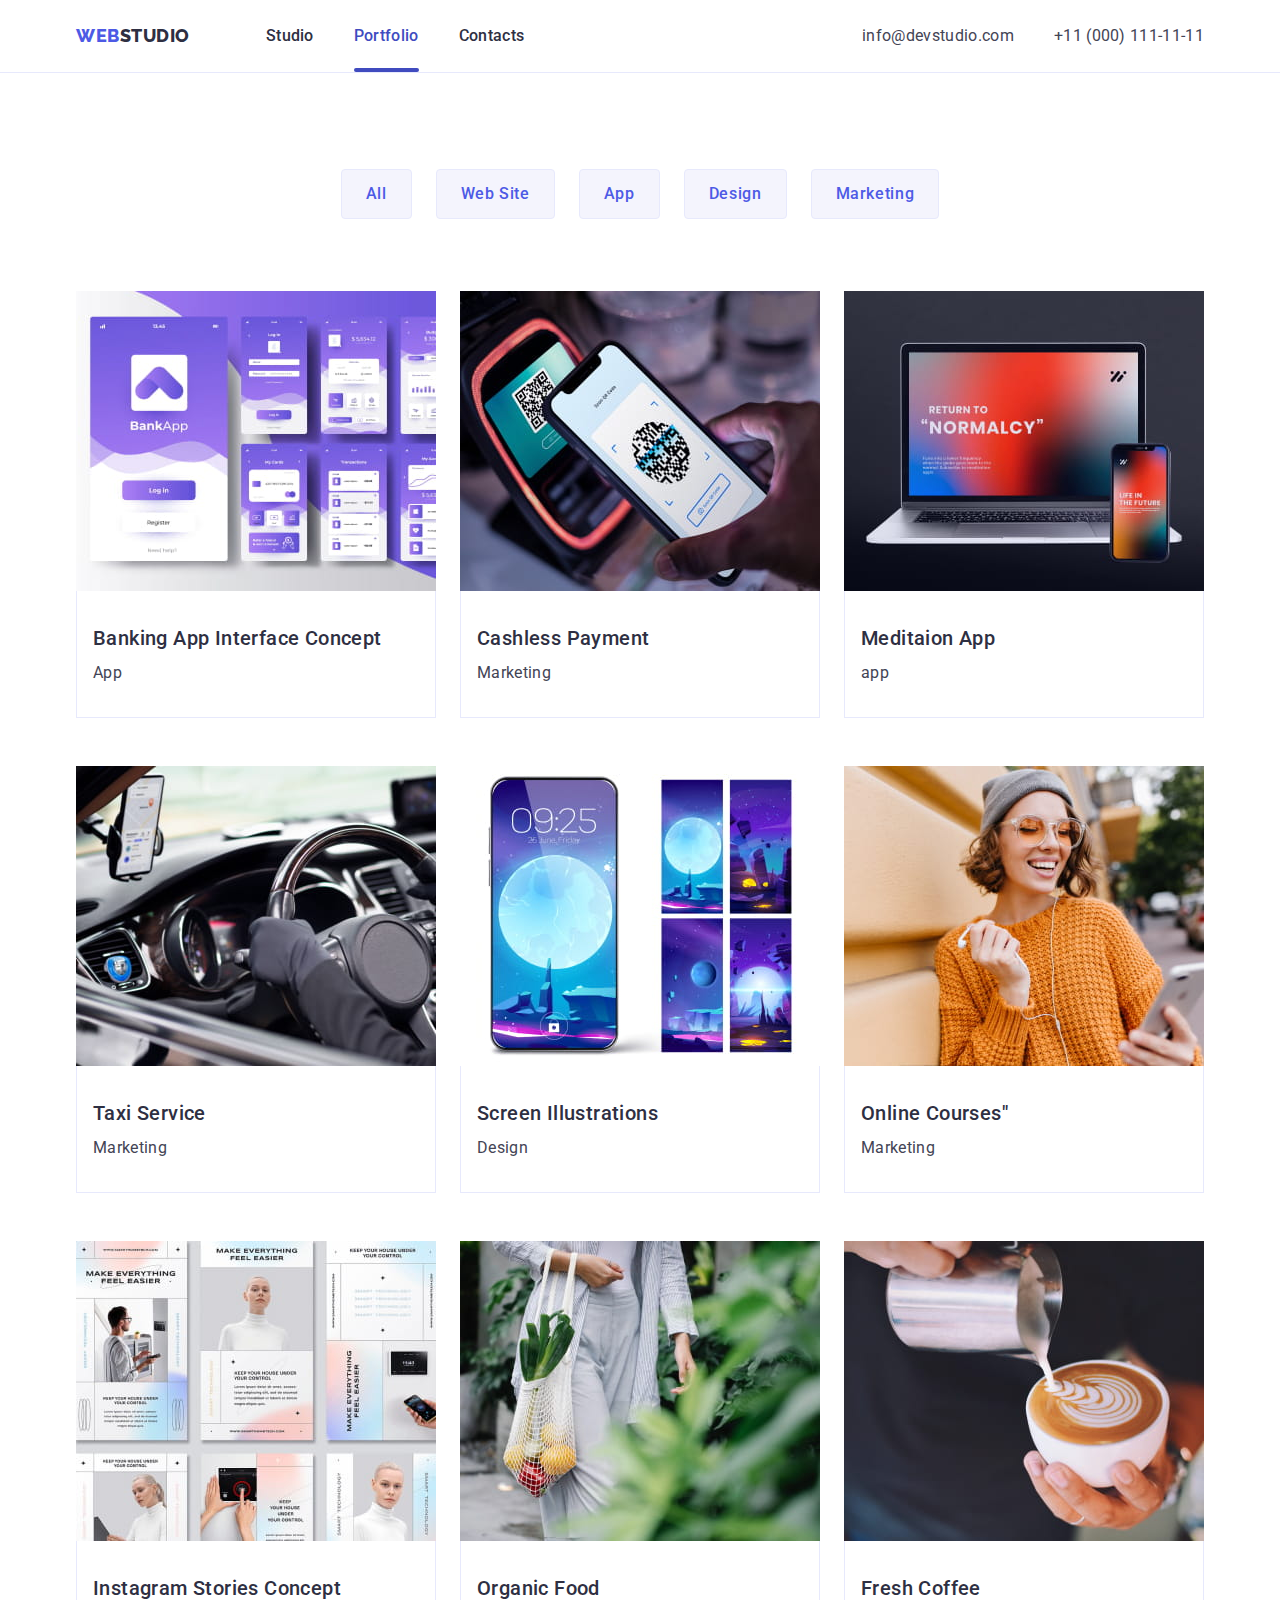
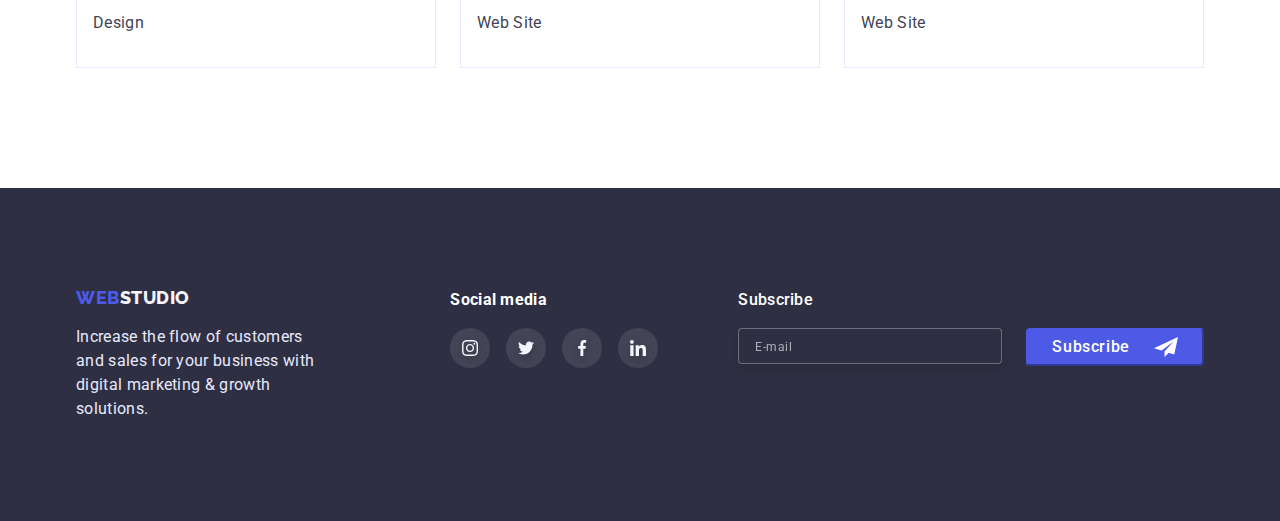
<file: portfolio.html>
<!DOCTYPE html>
<html lang="en">
<head>
    <meta charset="UTF-8">
    <meta http-equiv="X-UA-Compatible" content="IE=edge">
    <meta name="viewport" content="width=device-width, initial-scale=1.0">
    <title>Студія</title>
    <link rel="stylesheet" href="https://cdnjs.cloudflare.com/ajax/libs/modern-normalize/1.1.0/modern-normalize.min.css">

    <link rel="preconnect" href="https://fonts.googleapis.com">
<link rel="preconnect" href="https://fonts.gstatic.com" crossorigin>
<link href="https://fonts.googleapis.com/css2?family=Raleway:wght@800&family=Roboto:wght@400;500;700;900&display=swap" rel="stylesheet">
<link rel="stylesheet" href="./css/styles.css">

</head>
<body>
    <header class="page-header">
        <div class="container head-main">
        <nav class="header-nav">
       <a href="./index.html" class="logo"><span class="web-logo">Web</span>Studio</a>
        <ul class="site-nav">
            <li class="item"><a href="./index.html" class="padding-a">Studio</a></li>
            <li class="item"><a href="./portfolio.html" class="current padding-a" >Portfolio</a></li>
            <li class="item"><a href="" class="padding-a">Contacts</a></li>
        </ul>
        </nav>
    
        <address >
            
            <ul class="site-address">
            <li class="item"><a href="mailto:info@devstudio.com" class="mail">info@devstudio.com</a></li>
            <li class="item"><a href="tel:+110001111111" class="tel">+11 (000) 111-11-11</a></li>
            </ul>
        
        </address>
    </div>
    </header>
<main>

<section class="main-filters">
<div class="container">
<h1 class="visually-hidden">Filters</h1>
    <ul class="filter-buttons">
        <li class="btn-padding"><button type="button">All</button> </li>
        <li class="btn-padding"><button type="button">Web Site</button></li>
        <li class="btn-padding"><button type="button">App</button></li>
        <li class="btn-padding"><button type="button">Design</button></li>
        <li class="btn-padding"><button type="button">Marketing</button></li>
    </ul>

    <ul class="examples-list">

        <li class="examples-card">
            <a class="examples-link" href="">
                <div class="overlay-box">
             <img class="img" src="./images/bankingappinterface.jpg" alt="Banking App Interface Concept" width="360" height="300">
              <p class="overlay-text">14 Stylish and User-Friendly App Design Concepts · Task Manager App · Calorie Tracker App · Exotic Fruit Ecommerce App · Cloud Storage App</p>
            </div>
              <div class="photo-comment">
            <h2>Banking App Interface Concept</h2>
        <p>App</p>
    </div></a>
        </li>

        <li class="examples-card">
            <a class="examples-link" href="">
<div class="overlay-box">
             <img class="img" src="./images/cashlesspayment.jpg" alt="Cashless Payment" width="360" height="300">
             <p class="overlay-text">14 Stylish and User-Friendly App Design Concepts · Task Manager App · Calorie Tracker App · Exotic Fruit Ecommerce App · Cloud Storage App</p>
            </div>
             <div class="photo-comment">
            <h2>Cashless Payment</h2>
        <p>Marketing</p>
    </div></a>
        </li>

        <li class="examples-card">
            <a class="examples-link" href="">
                <div class="overlay-box">
             <img class="img" src="./images/meditaionapp.jpg" alt="Meditaion App" width="360" height="300">
             <p class="overlay-text">14 Stylish and User-Friendly App Design Concepts · Task Manager App · Calorie Tracker App · Exotic Fruit Ecommerce App · Cloud Storage App</p>
            </div>
             <div class="photo-comment">
            <h2>Meditaion App</h2>
            <p>app</p>
        </div></a>
        </li>

        <li class="examples-card">
            <a class="examples-link" href="">
                <div class="overlay-box">
             <img class="img" src="./images/taxiservice.jpg" alt="Taxi Service" width="360" height="300">
             <p class="overlay-text">14 Stylish and User-Friendly App Design Concepts · Task Manager App · Calorie Tracker App · Exotic Fruit Ecommerce App · Cloud Storage App</p>
            </div>
             <div class="photo-comment">
            <h2>Taxi Service</h2>
        <p>Marketing</p>
    </div></a>
        </li>

        <li class="examples-card">
            <a class="examples-link" href="">
                <div class="overlay-box">
             <img class="img" src="./images/screenillustrations.jpg" alt="Screen Illustrations" width="360" height="300">
             <p class="overlay-text">14 Stylish and User-Friendly App Design Concepts · Task Manager App · Calorie Tracker App · Exotic Fruit Ecommerce App · Cloud Storage App</p>
            </div>
             <div class="photo-comment">
            <h2>Screen Illustrations</h2>
        <p>Design</p>
    </div></a>
        </li>

        <li class="examples-card">
            <a class="examples-link" href="">
                <div class="overlay-box">
             <img class="img" src="./images/girlwithphone.jpg" alt="Online Courses" width="360" height="300">
             <p class="overlay-text">14 Stylish and User-Friendly App Design Concepts · Task Manager App · Calorie Tracker App · Exotic Fruit Ecommerce App · Cloud Storage App</p>
            </div>
             <div class="photo-comment">
            <h2>Online Courses"</h2>
        <p>Marketing</p>
    </div></a>
        </li>

        <li class="examples-card">
            <a class="examples-link" href="">
                <div class="overlay-box">
             <img class="img" src="./images/instagramstoriesconcept.jpg" alt="Instagram Stories Concept" width="360" height="300">
             <p class="overlay-text">14 Stylish and User-Friendly App Design Concepts · Task Manager App · Calorie Tracker App · Exotic Fruit Ecommerce App · Cloud Storage App</p>
            </div>
             <div class="photo-comment">
            <h2>Instagram Stories Concept</h2>
        <p>Design</p>
    </div></a>
        </li>

        <li class="examples-card">
            <a class="examples-link" href="">
                <div class="overlay-box">
             <img class="img" src="./images/organicfood.jpg" alt="Organic Food" width="360" height="300">
             <p class="overlay-text">14 Stylish and User-Friendly App Design Concepts · Task Manager App · Calorie Tracker App · Exotic Fruit Ecommerce App · Cloud Storage App</p>
            </div>
             <div class="photo-comment">
            <h2>Organic Food</h2>
        <p>Web Site</p>
    </div></a>
        </li>

        <li class="examples-card">
            <a class="examples-link" href="">
                <div class="overlay-box">
             <img class="img" src="./images/freshcoffee.jpg" alt="Fresh Coffee" width="360" height="300">
             <p class="overlay-text">14 Stylish and User-Friendly App Design Concepts · Task Manager App · Calorie Tracker App · Exotic Fruit Ecommerce App · Cloud Storage App</p>
            </div>
             <div class="photo-comment">
            <h2>Fresh Coffee</h2>
        <p>Web Site</p>
    </div></a>
        </li>
    </ul>
</div>
</section>
</main>
<footer class="footer">

    <div class="container">
    
    <div class="footer-main">
    
    <div class="footer-flex">
        <a  href="./index.html">Web<span class="footer-logo-studio">Studio</span></a>
     <p class="footer-text">Increase the flow of customers and sales for your business with digital marketing & growth solutions.</p>
    </div>
    
     <div class="social-media">
        <h2 class="social-media-title">Social media</h2>
    <ul class="social-list-footer">
        <li class="social-icons-footer">
            <a href="">
            <svg class="social-pictures-footer">
            <use href="./images/icons.svg#icon-instagram"></use>
        </svg>
        </a>
        </li>
        <li class="social-icons-footer">
            <a href="">
            <svg class="social-pictures-footer">
            <use href="./images/icons.svg#icon-twitter"></use>
        </svg>
        </a>
        </li >
        <li class="social-icons-footer">
            <a href="">
            <svg class="social-pictures-footer">
            <use href="./images/icons.svg#icon-facebook"></use>
        </svg>
        </a>
        </li>
        <li class="social-icons-footer">
            <a href="">
            <svg class="social-pictures-footer">
            <use href="./images/icons.svg#icon-linkedin"></use>
        </svg>
        </a>
        </li>
    </ul>
    </div>
    
    <div class="email-form">
        <h2 class="span-subscr">Subscribe</h2> 
    
    
    <form class="footer-form">
    
    <label class="subscribe-label">
        <input type="email" name="email" placeholder="E-mail">
    </label>
    <button class="btn-subscribe" type="submit">Subscribe
        <svg class="plane" width="24" height="24">
        <use href="./images/icons.svg#icon-plane"></use>
    </svg>
    </button>
    
    
    </form>
    
    </div>
    
    
    </div>
    </div>
    
    </footer>
         
    </body>
    </html>
</file>
<file: css/styles.css>
html{
    box-sizing: border-box;
}


:root{
    --brand-color:#2E2F42;
    --main-white-color: #FFFFFF; 
    --hover-focus: #404BBF;
    --button-color: #4D5AE5;
    --background-button: #F4F4FD;  
    --footer-text-color: #E7E9FC;
    --hover-background-button: #404BBF;
    --active-page: #000000;
    --text-color: #434455;
}
h1,
h2,
h3,
h4,
p,
ul {
  margin: 0;
  padding: 0;
}
.container{
    max-width: 1158px;
    padding-left: 15px;
    padding-right: 15px;
    margin-left: auto;
    margin-right: auto;
    
   
}


@media screen and (max-width:480px) { 
    body .container{
   max-width: 480px; 
 }

 main .hero{
    background-image: linear-gradient(
        to right,
        rgba(46, 47, 66, 0.7),
        rgba(46, 47, 66, 0.7)), 
        url('../images/peopleoffice@1x-mobile.jpg');
       background-size: cover;
}


 .backdrop .modal{ 
   top: 90px;
   transform: translate(-50%, 0);
   width: 100%;

}



   
.mob-menu{
stroke: var(--brand-color);
}

.mobile-menu{
background-color: transparent;
padding: 0;
border-color: transparent;
border: none;
height: 22px;
cursor: pointer;
}




.mobi-menu{
    width: 100%;
position: fixed;
top: 0;
left: 0;
width: 100%;
height: 100%;
background-color: var(--main-white-color);
padding-left: 40px;
padding-bottom: 40px;
padding-top: 80px;
opacity: 0;
visibility: hidden;
pointer-events: none;
transition: opacity 250ms cubic-bezier(0.4, 0, 0.2, 1), visibility 250ms cubic-bezier(0.4, 0, 0.2, 1);
}

.mobi-menu.is-open{
opacity: 1;
visibility: visible;
pointer-events: auto;

}

.mobile-button-close{
position: absolute;
top: 24px;
right: 24px;
display: flex;
text-align: center;
padding-top: 8px;
padding-bottom: 8px;
padding-left: 8px;
padding-right: 8px;
background-color: #E7E9FC;
fill: #000000;
border: 1px solid rgba(0, 0, 0, 0.1);
border-radius: 50%;
cursor: pointer;
}

.site-nav-mob .item-mob{
font-weight: 700;
font-size: 36px;
line-height: 1.11;
letter-spacing: 0.02em;
text-transform: capitalize;
}

.site-nav-mob .item-mob:not(:last-child){
margin-bottom: 40px;
}

.site-nav-mob{
margin-bottom: 284px;
}

.padding-a-mob{
color: var(--brand-color);
}

.current-mob{
color: var(--hover-background-button);
}

.mobi-menu .site-address-mob .tel-mob{
font-weight: 700;
font-size: 36px;
line-height: 1.11;
letter-spacing: 0.02em;
color: var(--button-color);
}

.site-address-mob .item-mob:not(:last-child){
margin-bottom: 40px;
}

.site-address-mob a{
text-decoration: none;
list-style: none;
color: var(--text-color);
}

.site-address-mob{
margin-bottom: 48px;
}

.mobi-menu .social-list .social-icons{
   width: 40px;
   height: 40px;
   }
   
   .mobi-menu .social-list .social-icons a{
   width: 40px;
   height: 40px;
   }
   
   .mobi-menu .social-list .social-icons:not(:last-child){
   margin-right: 56px;
   }
   
   .mobi-menu .social-list{
   margin-top: 0;
   justify-content: flex-start;
   flex-wrap: wrap;
   }
   
 .header-nav .logo{
   padding-top: 24px;
   padding-bottom: 24px;
   margin-right: 0;
}
.page-header .container{
   padding-left: 16px;
   padding-right: 16px;
   margin: 0;
   justify-content: space-between;
}




body .hero{
   padding-top: 112px;
   padding-bottom: 0;
   height: 432px;
}




.page-header .container .header-nav{
   margin-right: 0;
   width: 767px;
   justify-content: space-between;
}

body .page-header .head-main{
   width: 100%;
   max-width: 767px;
}



.container .hero-title{
   padding-left: 40px;
   padding-right: 40px;
   font-weight: 700;
font-size: 36px;
line-height: 1.11;
text-align: center;
letter-spacing: 0.02em;
text-transform: capitalize;
} 

.hero .container{
   padding-left: 0;
   padding-right: 0;
}

.hero-btn .hero-button{
   margin-top: 72px;
}


address .site-address, .header-nav .site-nav, .principles-block .bckg-principles, .our-work .container{
   display: none;
}

.container .principles-list, .container .workers-list{
   display: block;
}

body .our-work{
   padding: 0;
}

body .principles{
padding-top: 96px;
padding-bottom: 96px;
}

body .principles-block .title{
   display: flex;
font-weight: 700;
font-size: 36px;
line-height: 1.11;
letter-spacing: 0.02em;
text-transform: capitalize;
text-align: center;
justify-content: center;
margin-left: auto;
margin-right: auto;
}


.principles-list .principles-block{
   width: 100%;
   margin-left: auto;
margin-right: auto;
}

.principles-list .principles-block:not(:first-child){
   margin-top: 72px;
  
}


body .principles-block:not(:last-child) {
   margin-left: auto;
   margin-right: auto;}



.principles-list .principles-block .text{
font-weight: 500;
margin-top: 8px;
}



body .customers{
   padding-top: 96px;
   padding-bottom: 96px;
}

.customers .customers-list{
   margin: 0;
   display: flex;
   padding-left: 0;
   flex-wrap: wrap;
}

.customers .customers-list .customer-logo{
width: calc((100% - 16px) / 2);
margin-bottom: 72px;
}
.customers-list .customer-logo:not(:last-child) {
margin-right: 0;
}

.customers-list .customer-logo:nth-child(2n+1){
   margin-right: 16px;
   }
   
   .customers-list .customer-logo:nth-last-child(-n+2){
       margin-bottom: 0;
       }
   

.container .footer-main{
   display: block;
}

body .footer{
   padding-top: 96px;
   padding-bottom: 96px;
} 

.footer-main .footer-flex{
   margin-left: auto;
   margin-right: auto;
   text-align: center;
}
.footer-main .footer-flex .footer-text{
   margin-left: auto;
   margin-right: auto;
   text-align: left;

}

.footer-main .social-media{
   margin-top: 72px;
   margin-left: auto;
   margin-right: auto;
   text-align: center;
}

.footer-main .social-media .social-list-footer{
   justify-content: center;

}

.footer-main .email-form{
margin-top: 72px;
margin-left: auto;
margin-right: auto;
text-align: center;
}

.email-form .footer-form{
   display: inline-block;
}

.footer-form .subscribe-label input{
   width: 100%;
}

.footer-form .btn-subscribe{
   padding-top: 8px;
   padding-bottom: 8px;
   padding-left: 24px;
   padding-right: 24px;
   margin-left: auto;
   margin-right: auto;
   justify-content: center;
   margin-top: 16px;
}

body .our-team{
   padding-top: 96px;
   padding-bottom: 128px;
}

.container .workers-list .photo-padding{
   width: 260px;
margin-left: auto;
margin-right: auto;
}

.container .workers-list .photo-padding:not(:first-child){
margin-top: 72px;
}
.photo-padding .img{
   margin-left: auto;
margin-right: auto;

}

.photo-padding .photo-fone{
   margin-left: auto;
   margin-right: auto;
   
}



 }
    
@media screen and (min-width: 480px) and (max-width:768px) {   
     body .container{
    max-width: 480px; 
  }

  main .hero{
    background-image: linear-gradient(
        to right,
        rgba(46, 47, 66, 0.7),
        rgba(46, 47, 66, 0.7)), 
        url('../images/peopleoffice@1x-mobile.jpg');
       background-size: cover;
}


  .backdrop .modal{ 
    top: 90px;
    transform: translate(-50%, 0);

}

    
.mob-menu{
stroke: var(--brand-color);
}

.mobile-menu{
background-color: transparent;
padding: 0;
border-color: transparent;
border: none;
height: 22px;
cursor: pointer;
}




.mobi-menu{
position: fixed;
top: 0;
left: 0;
width: 100%;
height: 100%;
background-color: var(--main-white-color);
padding-left: 40px;
padding-bottom: 40px;
padding-top: 80px;
opacity: 0;
visibility: hidden;
pointer-events: none;
transition: opacity 250ms cubic-bezier(0.4, 0, 0.2, 1), visibility 250ms cubic-bezier(0.4, 0, 0.2, 1);
}

.mobi-menu.is-open{
opacity: 1;
visibility: visible;
pointer-events: auto;

}

.mobile-button-close{
position: absolute;
top: 24px;
right: 24px;
display: flex;
text-align: center;
padding-top: 8px;
padding-bottom: 8px;
padding-left: 8px;
padding-right: 8px;
background-color: #E7E9FC;
fill: #000000;
border: 1px solid rgba(0, 0, 0, 0.1);
border-radius: 50%;
cursor: pointer;
}

.site-nav-mob .item-mob{
font-weight: 700;
font-size: 36px;
line-height: 1.11;
letter-spacing: 0.02em;
text-transform: capitalize;
}

.site-nav-mob .item-mob:not(:last-child){
margin-bottom: 40px;
}

.site-nav-mob{
margin-bottom: 284px;
}

.padding-a-mob{
color: var(--brand-color);
}

.current-mob{
color: var(--hover-background-button);
}

.mobi-menu .site-address-mob .tel-mob{
font-weight: 700;
font-size: 36px;
line-height: 1.11;
letter-spacing: 0.02em;
color: var(--button-color);
}

.site-address-mob .item-mob:not(:last-child){
margin-bottom: 40px;
}

.site-address-mob a{
text-decoration: none;
list-style: none;
color: var(--text-color);
}

.site-address-mob{
margin-bottom: 48px;
}

.mobi-menu .social-list .social-icons{
    width: 40px;
    height: 40px;
    }
    
    .mobi-menu .social-list .social-icons a{
    width: 40px;
    height: 40px;
    }
    
    .mobi-menu .social-list .social-icons:not(:last-child){
    margin-right: 56px;
    }
    
    .mobi-menu .social-list{
    margin-top: 0;
    justify-content: flex-start;
    flex-wrap: wrap;
    }
    
  .header-nav .logo{
    padding-top: 24px;
    padding-bottom: 24px;
    margin-right: 0;
}
.page-header .container{
    padding-left: 16px;
    padding-right: 16px;
    margin: 0;
    justify-content: space-between;
}




 body .hero{
    padding-top: 112px;
    padding-bottom: 0;
    height: 432px;
 }




 .page-header .container .header-nav{
    margin-right: 0;
    width: 767px;
    justify-content: space-between;
}

body .page-header .head-main{
    width: 100%;
    max-width: 767px;
}



.container .hero-title{
    padding-left: 40px;
    padding-right: 40px;
    font-weight: 700;
font-size: 36px;
line-height: 1.11;
text-align: center;
letter-spacing: 0.02em;
text-transform: capitalize;
} 

.hero .container{
    padding-left: 0;
    padding-right: 0;
}

 .hero-btn .hero-button{
    margin-top: 72px;
 }


address .site-address, .header-nav .site-nav, .principles-block .bckg-principles, .our-work .container{
    display: none;
}

.container .principles-list, .container .workers-list{
    display: block;
}

body .our-work{
    padding: 0;
}

body .principles{
padding-top: 96px;
padding-bottom: 96px;
}

body .principles-block .title{
    display: flex;
font-weight: 700;
font-size: 36px;
line-height: 1.11;
letter-spacing: 0.02em;
text-transform: capitalize;
text-align: center;
justify-content: center;
margin-left: auto;
margin-right: auto;
}


.principles-list .principles-block{
    width: 100%;
    margin-left: auto;
margin-right: auto;
}

.principles-list .principles-block:not(:first-child){
    margin-top: 72px;
   
}


body .principles-block:not(:last-child) {
    margin-left: auto;
    margin-right: auto;}
 


.principles-list .principles-block .text{
font-weight: 500;
margin-top: 8px;
}



body .customers{
    padding-top: 96px;
    padding-bottom: 96px;
}

.customers .customers-list{
    margin: 0;
    display: flex;
    padding-left: 0;
    flex-wrap: wrap;
}

.customers .customers-list .customer-logo{
width: calc((100% - 16px) / 2);
margin-bottom: 72px;
}
.customers-list .customer-logo:not(:last-child) {
margin-right: 0;
}

.customers-list .customer-logo:nth-child(2n+1){
    margin-right: 16px;
    }
    
    .customers-list .customer-logo:nth-last-child(-n+2){
        margin-bottom: 0;
        }
    

.container .footer-main{
    display: block;
}

body .footer{
    padding-top: 96px;
    padding-bottom: 96px;
} 

.footer-main .footer-flex{
    margin-left: auto;
    margin-right: auto;
    text-align: center;
}
.footer-main .footer-flex .footer-text{
    margin-left: auto;
    margin-right: auto;
    text-align: left;
 
}

.footer-main .social-media{
    margin-top: 72px;
    margin-left: auto;
    margin-right: auto;
    text-align: center;
}

.footer-main .social-media .social-list-footer{
    justify-content: center;

}

.footer-main .email-form{
margin-top: 72px;
margin-left: auto;
margin-right: auto;
text-align: center;
}

.email-form .footer-form{
    display: inline-block;
}

.footer-form .subscribe-label input{
    min-width: 396px;
}

.footer-form .btn-subscribe{
    padding-top: 8px;
    padding-bottom: 8px;
    padding-left: 24px;
    padding-right: 24px;
    margin-left: auto;
    margin-right: auto;
    justify-content: center;
    margin-top: 16px;
}

body .our-team{
    padding-top: 96px;
    padding-bottom: 128px;
}

.container .workers-list .photo-padding{
    width: 260px;
margin-left: auto;
margin-right: auto;
}

.container .workers-list .photo-padding:not(:first-child){
margin-top: 72px;
}
.photo-padding .img{
    margin-left: auto;
margin-right: auto;

}

.photo-padding .photo-fone{
    margin-left: auto;
    margin-right: auto;
    
}



  }

@media screen and (min-width: 768px) and (max-width:1200px) {

    body .container{
        width: 768px;    }

.header-nav .logo{
    margin-right: 120px;
}
 
main .hero{
    background-image: linear-gradient(
        to right,
        rgba(46, 47, 66, 0.7),
        rgba(46, 47, 66, 0.7)), 
        url('../images/peopleoffice@1x-tablet.jpg');
       background-size: cover;
}


.container .header-nav{
    padding-right: 118px;
}

address .site-address{
    display: block;
}

.site-address .item a{
font-weight: 400;
font-size: 12px;
line-height: 1.33;
letter-spacing: 0.04em;

}

.site-address .item:not(:last-child){
    margin-bottom: 4px;
}

body .hero{
    height: 436px;
    padding-top: 112px;
    padding-bottom: 108px;
}
.principles-block .bckg-principles, body .mobi-menu, body .mobile-menu, .our-work .container{
    display: none;
}

.backdrop .modal{ 
    top: 90px;
    transform: translate(-50%, 0);

}

body .our-work{
    padding: 0;
}

main .our-team{
    padding-top: 96px;
    padding-bottom: 104px;
}

.container .workers-list{
    display: flex;
    flex-wrap: wrap;
    padding-left: 93px;
    padding-right: 93px;
}

.workers-list .photo-padding{
    width: calc((100% - 24px) / 2);
    margin-bottom: 64px;
}

.workers-list .photo-padding:not(:last-child){
    margin-right: 0;
}

.workers-list .photo-padding:nth-child(2n+1){
    margin-right: 24px;
}

.workers-list .photo-padding:nth-last-child(-n+2){
    margin-bottom: 0;
}


main .customers{
    padding-top: 96px;
    padding-bottom: 96px;
}

.container .customers-list{
    display: flex;
    flex-wrap: wrap;
}

.customers-list .customer-logo{
    width: calc((100% - 48px) / 3);
    margin-bottom: 72px;
    margin-right: 24px;
}

body .footer{
    padding-top: 96px;
    padding-bottom: 96px;
}

.container .footer-main{
    flex-wrap: wrap;
}

.footer .container{
    margin: 0;
    padding-left: 108px;
}

.footer-main .social-media{
    margin-left: 24px;
}

.footer-main .email-form{
    margin-left: 0;
    margin-top: 72px;
}

.customers-list .customer-logo:nth-child(3n){
    margin-right: 0;
}

.customers-list .customer-logo:nth-last-child(-n+3){
    margin-bottom: 0;
}



body .principles{
    padding-top: 96px;
    padding-bottom: 96px;
    }
    
    body .principles-block .title{
        display: flex;
    font-weight: 700;
    font-size: 36px;
    line-height: 1.11;
    letter-spacing: 0.02em;
    text-transform: capitalize;
    }
    .container .principles-list{
        display: flex;
        flex-wrap: wrap;
    }
    
    
    .principles-list .principles-block{
        width: calc((100% - 24px) / 2);
        margin-bottom: 72px;
    }

    .container .principles-list .principles-block:nth-child(2n+1){
        margin-right: 24px;
    }
    .container .principles-list .principles-block:nth-last-child(-n+2){
margin-bottom: 0;
    }

    
    .principles-list .principles-block:not(:last-child){
        margin-right: 0;
    }
    
    
    
    
    .principles-list .principles-block .text{
    font-weight: 500;
    margin-top: 8px;
    }


}

@media screen and (min-width: 1200px) {

    body .container{
        width: 1200px;    }

       main .hero{
            background-image: linear-gradient(
                to right,
                rgba(46, 47, 66, 0.7),
                rgba(46, 47, 66, 0.7)), 
                url('../images/peopleoffice@1x-desktop.jpg');
               background-size: cover;
        }
    

body .mobile-menu, body .mobi-menu{
    display: none;
}

    }





.site-nav{
    display: flex;
    margin: 0;
    padding-left: 0;
}



.site-nav .item:not(:last-child){
    margin-right: 40px;

}

.site-address .item:not(:last-child){
    margin-right: 40px;

}

.padding-a{
    display: block;
    padding-top: 24px;
            padding-bottom: 24px;
            position: relative;

}
.padding-a.current::after{
    position: absolute;
    left: 0;
    bottom: 0;
    content: '';
    display: flex;
height: 4px;
width: 100%;
background-color: var(--hover-focus);
border-radius: 2px;


}

.site-address{
   padding-left: 0;
}

body{
    background-color: var(--main-white-color);
    font-family: 'Roboto', sans-serif;
    color: var(--brand-color);
}


    

ul{
    list-style: none;
}

.visually-hidden {
    position: absolute;
    width: 1px;
    height: 1px;
    margin: -1px;
    border: 0;
    padding: 0;
    white-space: nowrap;
    clip-path: inset(100%);
    clip: rect(0 0 0 0);
    overflow: hidden;
  }

    .logo
    {
        margin-right: 76px;
        font-weight: 800;
        font-size: 18px;
        line-height: 1.33;
        font-family: 'raleway', sans-serif;
        color: var(--brand-color);
        letter-spacing: 0.03em;
    }
    .web-logo {
        color: var(--button-color);}

        .head-main{
            display: flex;
            align-items: center;
          }
  .header-nav{
    display: flex;
    align-items: center;
    margin-right: auto;
  }

    
     .site-nav a{
        font-weight: 500;
        font-size: 16px;
        line-height: 1.5;
        color: var(--brand-color);
        letter-spacing: 0.02em;
     }
.site-nav .current{
color: var(--hover-focus);

}

 
    .site-address{
        display: flex;
    transition-property: color ;
transition-duration: 250ms; 
transition-timing-function: cubic-bezier(0.4, 0, 0.2, 1);
    }

    .header-nav .site-address a:focus, .header-nav .site-address a:hover{
        color: var(--hover-focus);

    }

.site-nav a{
      transition-property: color;
transition-duration: 250ms; 
transition-timing-function: cubic-bezier(0.4, 0, 0.2, 1);
  
}
        
        .header-nav .site-nav a:focus, .header-nav .site-nav a:hover{
            color: var(--hover-focus); }
  
    .site-address .item{
        font-style: normal;
    }



    .site-address a{  
        font-weight: 400;
        font-size: 16px;
        line-height: 1.5;
        color: var(--text-color);
        letter-spacing: 0.02em;
              transition-property: color ;
transition-duration: 250ms; 
transition-timing-function: cubic-bezier(0.4, 0, 0.2, 1);


    }

  
    .site-address a:hover, .site-address a:focus
    {
        color: var(--hover-focus)
    }

.page-header{
    border-bottom-width: 1px;
  border-bottom-style: solid;
  border-bottom-color:#E7E9FC;
}


.hero{
    height: 600px;
    max-width: 1440px;
    margin-left: auto;
    margin-right: auto;
   background-image: linear-gradient(
    to right,
    rgba(46, 47, 66, 0.7),
    rgba(46, 47, 66, 0.7)
    ),
    url(../images/peopleoffice@1x-desktop.jpg);
   background-size: auto auto;
    background-position: 50% 50%;
    background-repeat: no-repeat;
   background-color:var(--brand-color);
   text-align: center;
   padding-top: 188px;
   padding-bottom: 188px;
}


@media screen and (min-device-pixel-ratio: 2) and (max-width: 480px),
screen and (min-resolution: 192dpi) and (max-width: 480px),
screen and (min-resolution: 2dppx) and (max-width: 480px){
    main .hero{
        background-image: linear-gradient(
            to right,
            rgba(46, 47, 66, 0.7),
            rgba(46, 47, 66, 0.7)), 
            url('../images/peopleoffice@2x-mobile.jpg');
           background-size: cover;

    }
}



@media screen and (min-device-pixel-ratio: 2)and (min-width: 480px) and (max-width: 768px),
screen and (min-resolution: 192dpi)and (min-width: 480px) and (max-width: 768px),
screen and (min-resolution: 2dppx)and (min-width: 480px) and (max-width: 768px){
    main .hero{
        background-image: linear-gradient(
            to right,
            rgba(46, 47, 66, 0.7),
            rgba(46, 47, 66, 0.7)), 
            url('../images/peopleoffice@2x-mobile.jpg');
           background-size: cover;

    }
}




@media screen and (min-device-pixel-ratio: 2)and (min-width: 768px) and (max-width: 1200px),
screen and (min-resolution: 192dpi)and (min-width: 768px) and (max-width: 1200px),
screen and (min-resolution: 2dppx)and (min-width: 768px) and (max-width: 1200px){
    main .hero{
        background-image: linear-gradient(
            to right,
            rgba(46, 47, 66, 0.7),
            rgba(46, 47, 66, 0.7)), 
            url('../images/peopleoffice@2x-tablet.jpg');
           background-size: cover;

    }
}




@media screen and (min-device-pixel-ratio: 2)and (min-width: 1200px),
screen and (min-resolution: 192dpi)and (min-width: 1200px),
screen and (min-resolution: 2dppx)and (min-width: 1200px){
    main .hero{
        background-image: linear-gradient(
            to right,
            rgba(46, 47, 66, 0.7),
            rgba(46, 47, 66, 0.7)), 
            url('../images/peopleoffice@2x-desktop.jpg');
           background-size: cover;

    }
}




.hero-title{
    
    font-size: 56px;
    line-height: 1.07;
    color: var(--main-white-color);
    letter-spacing: 0.02em;
text-align: center;
    margin-left: auto;
    margin-right: auto;
    margin-top: 0;
    margin-bottom: 0;
   
    max-width:500px;
}

.hero-button {
    margin-top: 48px;
   padding: 16px 32px;

    box-shadow: 0px 4px 4px rgba(0, 0, 0, 0.15);
border-radius: 4px;
border-color: var(--button-color);
font-family:'Roboto';
font-weight: 500;
font-size: 16px;
line-height: 1.5;
letter-spacing: 0.04em;
color: var(--main-white-color);
background-color: var(--button-color);
cursor: pointer;
transition-property: background-color ;
transition-duration: 250ms; 
transition-timing-function: cubic-bezier(0.4, 0, 0.2, 1);


}


.hero-button:hover, .hero-button:focus{
    background-color:var(--hover-background-button);}

    .principles{
        padding-top: 120px;
        padding-bottom: 120px;
    }
    .principles-list{
        margin: 0;
        padding-left: 0;
        display: flex;
        align-items: center;
    }

  
    .principles-block{
        width: calc((100% - 72px) / 4);
    }
    .principles-block:not(:last-child){
       margin-right: 24px;
    }

.principles-list .title{
    color: var(--brand-color);
    font-weight: 500;
    font-size: 20px;
    line-height: 1.2;
    letter-spacing: 0.02em;

    margin-top: 0;
    margin-bottom: 8px;}

    .bckg-antenna{
       width: 64px;
       height: 64px;
      
    }

.principles-list .text{
   margin: 0;
    font-size: 16px;
    line-height: 1.5;
    color: var(--text-color);
    letter-spacing: 0.02em;

}
.bckg-principles{
width: 264px;
height: 112px;
display: flex;
justify-content: center;
align-items: center;
background-color: var(--background-button);
border-radius: 4px;
margin-bottom: 8px;
}

.our-work{
    padding-bottom: 120px;
}
.our-work .title{
margin-top: 0;
margin-bottom: 72px;
text-align: center;
    font-size: 36px;
    line-height: 1.11;
    letter-spacing: 0.02em;

}

.img{
display: block;
max-width: 100%;
height: auto;
}

.photo:not(:last-child){
margin-right: 24px;
}

.picture-work{
    background: linear-gradient(0deg,rgba(77, 90, 229, 0.1), rgba(77, 90, 229, 0.1)), url(photo-1545235617-7a424c1a60cc.jpg);
background-blend-mode: soft-light, normal;
border: 1px solid #E7E9FC;
}

.works-photo{
    padding-left: 0;

margin-top: 0;
margin-bottom: 0;
display: flex;
}
.photo-padding{
    text-align: center;
    box-shadow: 0px 1px 6px rgba(46, 47, 66, 0.08), 0px 1px 1px rgba(46, 47, 66, 0.16), 0px 2px 1px rgba(46, 47, 66, 0.08);
border-radius: 0px 0px 4px 4px;
    background-color: var(--main-white-color);

}
.photo-padding:not(:last-child){
margin-right: 24px;

}
.photo-padding:hover{
    box-shadow: 0px 1px 6px rgba(46, 47, 66, 0.08), 0px 1px 1px rgba(46, 47, 66, 0.16), 0px 2px 1px rgba(46, 47, 66, 0.08);
border-radius: 0px 0px 4px 4px;
}

.our-team{
    background-color: var(--background-button);
    padding-top: 120px;
    padding-bottom: 120px;
}
.photo-fone{
   padding-top: 32px;
   padding-bottom: 32px;
    width: 264px;
}


.workers-list{

margin-top: 0;
margin-bottom: 0;
padding-left: 0;
display: flex;
}

.social-list{
    display: flex;
   justify-content: center;
    margin-top: 8px;
}

.social-icons:not(:last-child){
    margin-right: 24px;
}

.social-pictures{
    
   
    width: 16px;
    height: 16px;
}


.social-icons{
    width: calc((100% - 90px) / 4);
    height: 40px;
    background-color: var(--button-color);
    border-radius: 50%;

}
.social-icons a{
    display: flex;
    align-items: center;
    justify-content: center;
    width: 100%;
    height: 100%;
transition: background-color 250ms cubic-bezier(0.4, 0, 0.2, 1), border-radius 250ms cubic-bezier(0.4, 0, 0.2, 1);
}

.social-icons a:hover, .social-icons a:focus{
    background-color: var(--hover-background-button);
    border-radius: 50%;
}






.our-team .main-title{
    text-align: center;
margin-top: 0;
margin-bottom: 72px;
font-size: 36px;
line-height: 1.11;
color: var(--brand-color);
letter-spacing: 0.02em;
}

.our-team .secondary-title{
padding-top: 0;

   
    margin-bottom: 8px;
    font-weight: 500;
font-size: 20px;
line-height: 1.2;
color: var(--brand-color);
letter-spacing: 0.02em;
}

.our-team .text{
margin: 0;
font-size: 16px;
line-height: 1.5;
color: var(--text-color);
letter-spacing: 0.02em;
}

.title-customers{
font-style: normal;
font-size: 36px;
line-height: 1.11;
text-align: center;
letter-spacing: 0.02em;
text-transform: capitalize;
color: var(--brand-color);
margin-bottom: 72px;
}

.customers{
    padding-top: 120px;
    padding-bottom: 120px;
}

.customers-list{
display: flex;
align-items: center;
justify-content: center;
}

.customer-logo{
    width: calc((100% - 120px) / 6);
    transition-property: fill border-color;
    transition-duration: 250ms; 
    transition-timing-function: cubic-bezier(0.4, 0, 0.2, 1);
    
}

.customer-logo:hover{
  
    fill: #404BBF;
    border-color: var(--hover-focus);
}


.customer-logo a{
    display: flex;
    align-items: center;
    justify-content: center;
    width: 100%;
    height: 88px;
    border: 1px solid #8E8F99;
    border-radius: 4px;
    fill: #8E8F99;
transition: fill 250ms cubic-bezier(0.4, 0, 0.2, 1), border-color 250ms cubic-bezier(0.4, 0, 0.2, 1);
}

.customer-logo a:hover, .customer-logo a:focus{
    fill:var(--hover-focus);
    border-color: var(--hover-background-button);

}



.customer-logo:not(:last-child){
    margin-right: 24px;
}



.company-logo{
    width: 104px;
    height: 56px;
    
}



.main-filters{
padding-top: 96px;
padding-bottom: 120px;
}


   

.filter-buttons{
    text-align: center;
    margin-bottom: 72px;
    justify-content: center;

    display: flex;
}



    .filter-buttons button {
        padding-top: 12px;
        padding-bottom: 12px;
        padding-left: 24px;
        padding-right: 24px;
        font-family: 'Roboto';
        font-weight: 500;
        font-size: 16px;
        line-height: 1.5;
        color: var(--button-color);
        background-color: var(--background-button);
        cursor: pointer;
        letter-spacing: 0.04em;
        border: 1px solid #E7E9FC;
        border-radius: 4px;
        align-items: center;
        transition-property: background-color, color, border-color;
        transition-duration: 250ms; 
        transition-timing-function: cubic-bezier(0.4, 0, 0.2, 1);
       
        
        
    }
    .filter-buttons button:hover, .filter-buttons button:focus{
        color: var(--main-white-color);
        background-color: var(--button-color);
        border-color: var(--button-color);
       

    }

    .btn-padding{
        transition-property: box-shadow;
        transition-duration: 250ms; 
        transition-timing-function: cubic-bezier(0.4, 0, 0.2, 1);


    }

    .btn-padding:not(:last-child){
margin-right: 24px;
    }
    .btn-padding:hover,  .btn-padding:focus{
        box-shadow: 0px 3px 1px rgba(0, 0, 0, 0.1), 0px 2px 1px rgba(0, 0, 0, 0.08), 0px 2px 2px rgba(0, 0, 0, 0.12);
        
    }

    .examples-list{
        margin: 0;
       
        display: flex;
        padding-left: 0;
        flex-wrap: wrap;
        
    }
.examples-card{
   margin-right: 24px;
  margin-bottom: 48px;
  width: calc((100% - 48px) / 3);
  transition-property: box-shadow;
  transition-duration: 250ms; 
  transition-timing-function: cubic-bezier(0.4, 0, 0.2, 1);
}

.examples-card:hover, .examples-card:focus{
    box-shadow: 0px 1px 6px rgba(46, 47, 66, 0.08), 0px 1px 1px rgba(46, 47, 66, 0.16), 0px 2px 1px rgba(46, 47, 66, 0.08);
}
.overlay-box{
    position: relative;
    overflow: hidden;

}

.overlay-box .overlay-text{
position: absolute;
width: 100%;
height: 100%;
color: var(--background-button);
background-color: var(--button-color);
font-size: 16px;
line-height: 1.5;
letter-spacing: 0.02em;
padding-top: 40px;
padding-left: 32px;
padding-right: 32px;
transition-property: transform;
transition-duration: 250ms; 
transition-timing-function: cubic-bezier(0.4, 0, 0.2, 1);

}

.examples-card:hover .overlay-text{
    transform: translateY(-100%);
    
   
}


.examples-card a{
    text-decoration: none;
}
.examples-link{
    transition-property: box-shadow;
    transition-duration: 250ms; 
    transition-timing-function: cubic-bezier(0.4, 0, 0.2, 1);

}



.examples-link:hover{
    box-shadow: 0px 1px 6px rgba(46, 47, 66, 0.08), 0px 1px 1px rgba(46, 47, 66, 0.16), 0px 2px 1px rgba(46, 47, 66, 0.08);
 
}




.photo-comment{
padding-top: 32px;
padding-bottom: 32px;
padding-left: 16px;
border-right-width: 1px;
  border-right-style: solid;
  border-right-color: #E7E9FC;
  border-bottom-width: 1px;
  border-bottom-style: solid;
  border-bottom-color: #E7E9FC;
  border-left-width: 1px;
  border-left-style: solid;
  border-left-color: #E7E9FC;
}

.examples-card:nth-child(3n){
    margin-right: 0;
}
.examples-card:nth-last-child(-n + 3) {
    margin-bottom: 0;
}

    .examples-list h2{
       margin-bottom: 8px;
font-weight: 500;
font-size: 20px;
line-height: 1.5;
letter-spacing: 0.02em;
color: var(--brand-color)
    }
    .examples-list p{
       margin: 0;
        font-size: 16px;
        line-height: 1.5;
        letter-spacing: 0.02em;
        color: var(--text-color)
    }

    footer{
        background-color: var(--brand-color);
padding-bottom: 100px;
padding-top: 100px;
    }

.footer-main{
    display: flex;
}

.social-media{
    margin-left: 120px;
    
}



.social-media-title{
font-style: normal;
font-size: 16px;
line-height: 1.5;
letter-spacing: 0.02em;
color: var(--main-white-color);
margin-bottom: 16px;

}

.backdrop{
    position: fixed;
    top: 0;
    left: 0;
    width: 100%;
    height: 100%;
    background-color: rgba(46, 47, 66, 0.4);
transition: scale 250ms cubic-bezier(0.4, 0, 0.2, 1), opacity 250ms cubic-bezier(0.4, 0, 0.2, 1), visibility 250ms cubic-bezier(0.4, 0, 0.2, 1);
}

.backdrop.is-hidden{
    scale: 1.5;
    opacity: 0;
    pointer-events: none;
    visibility: hidden;
}



.modal{
    position: absolute;
    min-height: 576px;
    width: 408px;
    background-color: #FCFCFC;
    top: 50%;
    left: 50%;
    transform: translate(-50%, -50%);
    padding-left: 24px;
    padding-right: 24px;
    padding-top: 72px;
    padding-bottom: 24px;

}

.modal-title{
    text-align: center;
font-weight: 500;
font-size: 16px;
line-height: 1.5;
letter-spacing: 0.02em;
margin-bottom: 16px;
}

.label-modal{
    display: flex;
  flex-direction: column;
  font-weight: 400;
font-size: 12px;
line-height: 14px;
letter-spacing: 0.04em;
color: #8E8F99;
margin-bottom: 4px;
}


.label-modal:not(:first-child)
{margin-top: 8px;}





.form-modal textarea::placeholder{
    padding-top: 8px;
    padding-left: 16px;
font-weight: 400;
font-size: 12px;
line-height: 1.16px;
letter-spacing: 0.04em;
color: rgba(117, 117, 117, 0.5);
}

.icon-pos{
    position: relative;
}

.input-modal{
    width: 100%;
    border: 1px solid rgba(33, 33, 33, 0.2);
    border-radius: 4px;
    padding-top: 11px;
    padding-bottom: 11px;
    padding-left: 38px;
    transition-property: border-color;
    transition-duration: 250ms; 
    transition-timing-function: cubic-bezier(0.4, 0, 0.2, 1);


}

.input-modal + .human{
    fill: var(--brand-color);
    position: absolute;
    left: 16px;
    top: 50%;
    transform: translateY(-50%);
    transition-property: fill;
    transition-duration: 250ms; 
    transition-timing-function: cubic-bezier(0.4, 0, 0.2, 1);

}


.input-modal:focus-within{
    border: 1px solid #4D5AE5;
border-radius: 4px;
}
.input-modal:focus-within + .human{
    fill: var(--button-color);
}

.input-modal-s{
    width: 100%;
    border: 1px solid rgba(33, 33, 33, 0.2);
    border-radius: 4px;
    padding-top: 12px;
    padding-left: 16px;
    resize: none;
    margin-bottom: 16px;
}

.checkbox{
    appearance: none;
    position: absolute;
}

.checkbox-form{
    margin-top: 16px;
    display: inline-flex;
    align-items: center;

}

.label-checkbox{
    display: flex;
font-size: 12px;
line-height: 1.16;
letter-spacing: 0.04em;
color: #757575;
}



.checkbox + .icon-checkbox{
    display: inline-block;
    width: 16px;
    height: 16px;
    border: 1.25px solid #2E2F42;
    border-radius: 2px;
    margin-right: 8px;
    transition-property: background-color, border-color, background-image;
transition-duration: 2500ms; 
transition-timing-function: cubic-bezier(0.4, 0, 0.2, 1);
}

.checkbox-div{
    display: flex;
    align-items: center;
}



.checkbox:checked + .icon-checkbox{
    background-color: var(--hover-background-button);
    border: 1.25px solid #404BBF;
    border-radius: 2px;
    background-image: url(../images/checked.svg);
    background-size: contain;
    background-origin: border-box;
}

.policy{
    color: var(--button-color);
}

.form-modal{
    margin-top: 8px;
}

.send{
    margin-right: auto;
    margin-left: auto;
display: flex;
text-align: center;
padding-top: 16px;
padding-bottom: 16px;
padding-left: 65px;
padding-right: 65px;
color: var(--main-white-color);
background-color: var(--button-color);
border-color: var(--button-color);
box-shadow: 0px 4px 4px rgba(0, 0, 0, 0.15);
border-radius: 4px;
margin-top: 24px;
cursor: pointer;

}



.button-close{
    position: absolute;
    top: 24px;
    right: 24px;
    display: flex;
    text-align: center;
  padding-top: 8px;
  padding-bottom: 8px;
  padding-left: 8px;
  padding-right: 8px;
    background-color: #E7E9FC;
    fill: #000000;
border: 1px solid rgba(0, 0, 0, 0.1);
border-radius: 50%;
cursor: pointer;
}

.button-close:active{
    fill: var(--main-white-color);
    background-color: var(--hover-background-button);
}



    .footer a{

        color: var(--button-color);
        font-family: 'Raleway', sans-serif;
        font-weight: 800;
        font-size: 18px;
        line-height: 1.16;
        letter-spacing: 0.03em;

    }
    .footer .footer-text{
        margin: 0;
        color: var(--footer-text-color);
        font-size: 16px;
        line-height: 1.5;
        letter-spacing: 0.02em;
        margin-top: 16px;
        max-width: 264px;
    }

.social-icons-footer{
    height: 40px;

}
.social-icons-footer a{
display: flex;
align-items: center;
justify-content: center;
width: 100%;
height: 100%;
background-color: rgba(255, 255, 255, 0.1);;
border-radius: 50%;
transition: background-color 250ms cubic-bezier(0.4, 0, 0.2, 1), border-radius 250ms cubic-bezier(0.4, 0, 0.2, 1);
}



.social-icons-footer a:hover, .social-icons-footer a:focus{
    background-color: #31D0AA;
    border-radius: 50%;
}




.social-pictures-footer{
    width: 40px;
    height: 40px;
    padding: 12px;
    filter: drop-shadow(0px 4px 4px rgba(0, 0, 0, 0.25));
}

.social-icons-footer:not(:last-child){
    margin-right: 16px;
}


.social-list-footer{
    display: flex;
}

    .footer .footer-logo-studio{
        color: var(--background-button);
    }


   .page-header a, .footer a {
        text-decoration: none;
     }

.header-nav>a, .footer a {
    text-transform: uppercase;   
}

.email-form{
    margin-left: 80px;
}
.span-subscr{
    color: #FFFFFF;
font-weight: 500;
font-size: 16px;
line-height: 1.5;
letter-spacing: 0.02em;
margin-bottom: 16px;
}

.footer-form{
    display: flex;
}

.footer-form input{
    min-width: 264px;
    border-radius: 4px;
    padding-top: 8px;
    padding-bottom: 8px;
    padding-left: 16px;
    background-color: var(--brand-color);
    border: 1px solid rgba(255, 255, 255, 0.3);
filter: drop-shadow(0px 4px 4px rgba(0, 0, 0, 0.15));
}

.footer-form input::placeholder{
    font-style: normal;
    font-weight: 400;
    font-size: 12px;
    line-height: 2;
    letter-spacing: 0.04em; 
    color: rgba(255, 255, 255, 0.6);

}

.subscribe-label{
    color: var(--main-white-color);
    display: flex;
    flex-direction: column;
}

.btn-subscribe{
    display: flex;
    
    font-weight: 500;
    font-size: 16px;
    line-height: 1.5;
    letter-spacing: 0.04em;
    color: var(--main-white-color);
    background-color: var(--button-color);
    border-radius: 4px;
    border-color: var(--button-color);
padding-top: 5px;
padding-bottom: 5px;
padding-left: 24px;
padding-right: 24px;   
margin-left: 24px;
transition-property: background-color ;
transition-duration: 250ms; 
transition-timing-function: cubic-bezier(0.4, 0, 0.2, 1);

}

.btn-subscribe:hover, .btn-subscribe:focus{
    background-color: var(--hover-background-button);
}

.plane{

   fill: var(--main-white-color);
    margin-left: 24px;
}
</file>
